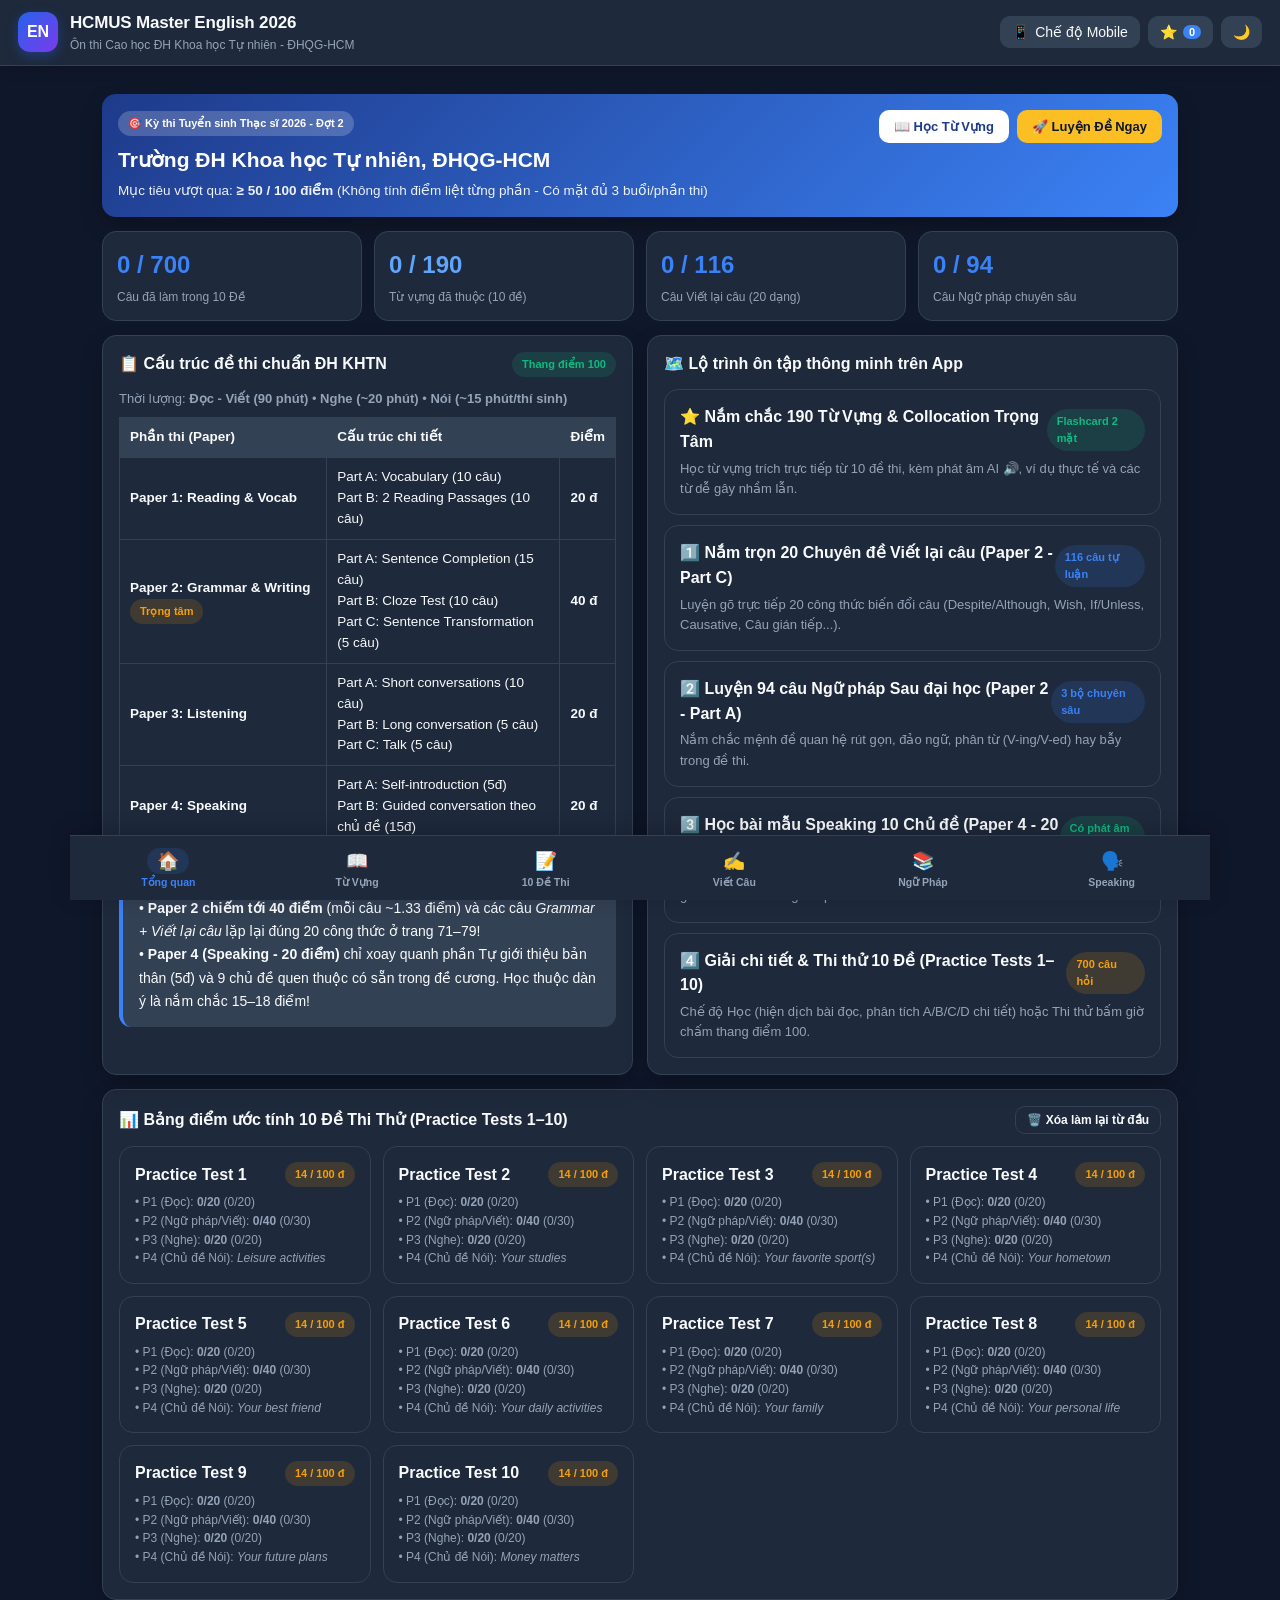
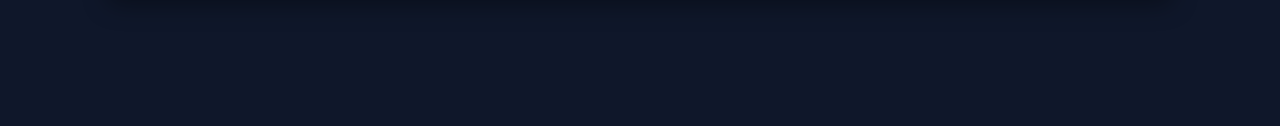
<file: index.html>
<!DOCTYPE html>
<html lang="vi">
<head>
  <meta charset="UTF-8" />
  <meta name="viewport" content="width=device-width, initial-scale=1.0, maximum-scale=1.0, user-scalable=no" />
  <meta name="theme-color" content="#2563eb" />
  <meta name="apple-mobile-web-app-capable" content="yes" />
  <meta name="apple-mobile-web-app-status-bar-style" content="black-translucent" />
  <title>Ôn Thi Tiếng Anh Thạc Sĩ HCMUS 2026 (Đợt 2)</title>
  <link rel="manifest" href="./manifest.json" />
  <link rel="stylesheet" href="./styles.css" />
</head>
<body class="theme-dark">
  <!-- Top App Bar -->
  <header class="app-header">
    <div class="header-left">
      <div class="app-logo">EN</div>
      <div>
        <h1 class="app-title">HCMUS Master English 2026</h1>
        <p class="app-subtitle">Ôn thi Cao học ĐH Khoa học Tự nhiên - ĐHQG-HCM</p>
      </div>
    </div>
    <div class="header-actions">
      <button id="btnViewMode" class="icon-btn" title="Chuyển chế độ Khung Điện Thoại Android / Toàn màn hình">
        📱 <span class="btn-label">Chế độ Mobile</span>
      </button>
      <button id="btnBookmarks" class="icon-btn" title="Sổ tay câu hay sai / Đã lưu">
        ⭐ <span id="bookmarkCount" class="badge">0</span>
      </button>
      <button id="btnTheme" class="icon-btn" title="Đổi giao diện Sáng / Tối">
        🌙
      </button>
    </div>
  </header>

  <!-- Main Shell (supports both Fullscreen and Android Phone Frame mode) -->
  <div id="appShell" class="app-shell">
    <!-- Exam Timer Banner (Active only in Mock Exam mode) -->
    <div id="examTimerBar" class="exam-timer-bar hidden">
      <div class="timer-info">
        <span class="pulse-dot"></span>
        <strong id="examTimerTitle">Thi thử bấm giờ</strong>
        <span id="examClock" class="timer-clock">90:00</span>
      </div>
      <div class="timer-actions">
        <span id="examAnsweredCount" class="timer-progress">0/70 câu</span>
        <button id="btnSubmitExam" class="btn-primary btn-sm">Nộp bài & Chấm điểm</button>
        <button id="btnExitExam" class="btn-outline btn-sm">Thoát</button>
      </div>
    </div>

    <!-- Main Content Container -->
    <main id="mainContent" class="main-content">
      <!-- Dynamic view rendered by app.js -->
    </main>

    <!-- Bottom Navigation Bar (Material 3 / Flutter NavigationBar) -->
    <nav class="bottom-nav">
      <button class="nav-item active" data-tab="dashboard">
        <span class="nav-icon">🏠</span>
        <span class="nav-label">Tổng quan</span>
      </button>
      <button class="nav-item" data-tab="vocab">
        <span class="nav-icon">📖</span>
        <span class="nav-label">Từ Vựng</span>
      </button>
      <button class="nav-item" data-tab="tests">
        <span class="nav-icon">📝</span>
        <span class="nav-label">10 Đề Thi</span>
      </button>
      <button class="nav-item" data-tab="writing">
        <span class="nav-icon">✍️</span>
        <span class="nav-label">Viết Câu</span>
      </button>
      <button class="nav-item" data-tab="grammar">
        <span class="nav-icon">📚</span>
        <span class="nav-label">Ngữ Pháp</span>
      </button>
      <button class="nav-item" data-tab="speaking">
        <span class="nav-icon">🗣️</span>
        <span class="nav-label">Speaking</span>
      </button>
    </nav>
  </div>

  <!-- Modal for Bookmarks / Saved Questions / Score Report -->
  <div id="appModal" class="modal-backdrop hidden">
    <div class="modal-card">
      <div class="modal-header">
        <h3 id="modalTitle">Chi tiết</h3>
        <button id="btnCloseModal" class="icon-btn">✕</button>
      </div>
      <div id="modalBody" class="modal-body"></div>
    </div>
  </div>

  <!-- Data Scripts -->
  <script src="./data/vocabulary_bank.js"></script>
  <script src="./data/tests_1_to_3.js"></script>
  <script src="./data/tests_4_to_6.js"></script>
  <script src="./data/tests_7_to_10.js"></script>
  <script src="./data/grammar_practice.js"></script>
  <script src="./data/writing_practice.js"></script>
  <script src="./data/speaking_topics.js"></script>
  <!-- Main Application Logic -->
  <script src="./app.js"></script>
</body>
</html>
</file>
<file: styles.css>
:root {
  --bg-primary: #0f172a;
  --bg-secondary: #1e293b;
  --bg-card: #1e293b;
  --bg-elevated: #334155;
  --text-primary: #f8fafc;
  --text-secondary: #94a3b8;
  --text-muted: #64748b;
  --accent: #3b82f6;
  --accent-hover: #2563eb;
  --accent-soft: rgba(59, 130, 246, 0.15);
  --success: #10b981;
  --success-soft: rgba(16, 185, 129, 0.15);
  --danger: #ef4444;
  --danger-soft: rgba(239, 68, 68, 0.15);
  --warning: #f59e0b;
  --warning-soft: rgba(245, 158, 11, 0.15);
  --border: #334155;
  --radius-sm: 8px;
  --radius-md: 14px;
  --radius-lg: 20px;
  --shadow: 0 10px 25px -5px rgba(0, 0, 0, 0.35);
}

body.theme-light {
  --bg-primary: #f1f5f9;
  --bg-secondary: #ffffff;
  --bg-card: #ffffff;
  --bg-elevated: #f8fafc;
  --text-primary: #0f172a;
  --text-secondary: #475569;
  --text-muted: #64748b;
  --accent: #2563eb;
  --accent-hover: #1d4ed8;
  --accent-soft: rgba(37, 99, 235, 0.1);
  --success: #059669;
  --success-soft: rgba(5, 150, 105, 0.12);
  --danger: #dc2626;
  --danger-soft: rgba(220, 38, 38, 0.12);
  --warning: #d97706;
  --warning-soft: rgba(217, 119, 6, 0.12);
  --border: #e2e8f0;
  --shadow: 0 6px 20px -4px rgba(15, 23, 42, 0.08);
}

* {
  box-sizing: border-box;
  margin: 0;
  padding: 0;
}

body {
  font-family: 'Segoe UI', -apple-system, BlinkMacSystemFont, Roboto, Helvetica, Arial, sans-serif;
  background-color: var(--bg-primary);
  color: var(--text-primary);
  line-height: 1.55;
  min-height: 100vh;
  display: flex;
  flex-direction: column;
}

/* Header */
.app-header {
  position: sticky;
  top: 0;
  width: 100%;
  z-index: 100;
  background: var(--bg-secondary);
  border-bottom: 1px solid var(--border);
  padding: 10px 18px;
  display: flex;
  align-items: center;
  justify-content: space-between;
  gap: 12px;
  box-shadow: 0 4px 12px rgba(0, 0, 0, 0.15);
}

.header-left {
  display: flex;
  align-items: center;
  gap: 12px;
}

.app-logo {
  width: 40px;
  height: 40px;
  border-radius: 12px;
  background: linear-gradient(135deg, #2563eb, #7c3aed);
  color: #fff;
  font-weight: 800;
  font-size: 16px;
  display: flex;
  align-items: center;
  justify-content: center;
  box-shadow: 0 4px 12px rgba(37, 99, 235, 0.35);
}

.app-title {
  font-size: 17px;
  font-weight: 700;
  letter-spacing: -0.01em;
}

.app-subtitle {
  font-size: 12px;
  color: var(--text-secondary);
}

.header-actions {
  display: flex;
  align-items: center;
  gap: 8px;
}

.icon-btn {
  background: var(--bg-elevated);
  color: var(--text-primary);
  border: 1px solid var(--border);
  border-radius: 10px;
  padding: 7px 11px;
  font-size: 14px;
  cursor: pointer;
  display: inline-flex;
  align-items: center;
  gap: 6px;
  transition: all 0.15s ease;
}

.icon-btn:hover {
  border-color: var(--accent);
  background: var(--accent-soft);
}

.badge {
  background: var(--accent);
  color: #fff;
  font-size: 11px;
  font-weight: 700;
  padding: 1px 6px;
  border-radius: 99px;
}

/* App Shell & Android Phone Frame Mode */
.app-shell {
  flex: 1;
  display: flex;
  flex-direction: column;
  max-width: 1140px;
  width: 100%;
  margin: 0 auto;
  padding: 12px 16px 96px 16px;
  transition: all 0.25s ease;
}

body.mobile-frame-active {
  background: #090d16;
}

body.mobile-frame-active .app-shell {
  max-width: 430px;
  margin: 16px auto 24px;
  border: 8px solid #334155;
  border-radius: 36px;
  background: var(--bg-primary);
  box-shadow: 0 25px 60px rgba(0, 0, 0, 0.65);
  overflow: hidden;
  min-height: 820px;
  max-height: 86vh;
  position: relative;
  padding-bottom: 68px;
}

body.mobile-frame-active .main-content {
  overflow-y: auto;
  flex: 1;
}

body.mobile-frame-active .bottom-nav {
  position: absolute;
  bottom: 0;
  left: 0;
  right: 0;
  max-width: 100%;
  border-radius: 0 0 26px 26px;
}

.main-content {
  padding: 16px;
  flex: 1;
}

/* Bottom Navigation */
.bottom-nav {
  position: fixed;
  bottom: 0;
  left: 50%;
  transform: translateX(-50%);
  width: 100%;
  max-width: 1140px;
  background: var(--bg-secondary);
  border-top: 1px solid var(--border);
  display: grid;
  grid-template-columns: repeat(6, 1fr);
  padding: 6px 4px;
  z-index: 45;
  box-shadow: 0 -4px 20px rgba(0, 0, 0, 0.2);
}

body.mobile-frame-active .bottom-nav {
  left: 0;
  transform: none;
}

.nav-item {
  background: transparent;
  border: none;
  color: var(--text-secondary);
  display: flex;
  flex-direction: column;
  align-items: center;
  justify-content: center;
  padding: 6px 2px;
  border-radius: 12px;
  cursor: pointer;
  transition: all 0.15s ease;
  gap: 2px;
}

.nav-item .nav-icon {
  font-size: 18px;
  padding: 2px 10px;
  border-radius: 99px;
  transition: background 0.2s;
}

.nav-item .nav-label {
  font-size: 10.5px;
  font-weight: 600;
  white-space: nowrap;
}

.nav-item.active {
  color: var(--accent);
}

.nav-item.active .nav-icon {
  background: var(--accent-soft);
}

/* Cards & Grid */
.grid-2 {
  display: grid;
  grid-template-columns: repeat(auto-fit, minmax(290px, 1fr));
  gap: 14px;
}

.grid-3 {
  display: grid;
  grid-template-columns: repeat(auto-fit, minmax(230px, 1fr));
  gap: 12px;
}

.grid-4 {
  display: grid;
  grid-template-columns: repeat(auto-fit, minmax(160px, 1fr));
  gap: 12px;
}

body.mobile-frame-active .grid-2,
body.mobile-frame-active .grid-3 {
  grid-template-columns: 1fr;
}

body.mobile-frame-active .grid-4 {
  grid-template-columns: repeat(2, 1fr);
}

.card {
  background: var(--bg-card);
  border: 1px solid var(--border);
  border-radius: var(--radius-md);
  padding: 16px;
  box-shadow: var(--shadow);
  margin-bottom: 14px;
}

.card-header {
  display: flex;
  align-items: center;
  justify-content: space-between;
  gap: 10px;
  margin-bottom: 12px;
}

.card-title {
  font-size: 16px;
  font-weight: 700;
}

.stat-card {
  background: var(--bg-card);
  border: 1px solid var(--border);
  border-radius: var(--radius-md);
  padding: 14px;
  display: flex;
  flex-direction: column;
  gap: 4px;
}

.stat-value {
  font-size: 24px;
  font-weight: 800;
  color: var(--accent);
}

.stat-label {
  font-size: 12px;
  color: var(--text-secondary);
}

/* Buttons & Chips */
.btn-primary {
  background: var(--accent);
  color: #fff;
  border: none;
  border-radius: 10px;
  padding: 9px 15px;
  font-size: 13px;
  font-weight: 600;
  cursor: pointer;
  display: inline-flex;
  align-items: center;
  justify-content: center;
  gap: 6px;
  transition: background 0.15s;
}

.btn-primary:hover {
  background: var(--accent-hover);
}

.btn-outline {
  background: transparent;
  color: var(--text-primary);
  border: 1px solid var(--border);
  border-radius: 10px;
  padding: 8px 14px;
  font-size: 13px;
  font-weight: 600;
  cursor: pointer;
  display: inline-flex;
  align-items: center;
  justify-content: center;
  gap: 6px;
  transition: all 0.15s;
}

.btn-outline:hover {
  border-color: var(--accent);
  color: var(--accent);
  background: var(--accent-soft);
}

.btn-sm {
  padding: 6px 11px;
  font-size: 12px;
}

.chip {
  display: inline-flex;
  align-items: center;
  gap: 4px;
  padding: 4px 10px;
  border-radius: 99px;
  font-size: 11px;
  font-weight: 600;
  background: var(--accent-soft);
  color: var(--accent);
}

.chip-success {
  background: var(--success-soft);
  color: var(--success);
}

.chip-warning {
  background: var(--warning-soft);
  color: var(--warning);
}

.chip-danger {
  background: var(--danger-soft);
  color: var(--danger);
}

/* Sub-tabs / Filter Pills */
.pill-bar {
  display: flex;
  gap: 6px;
  overflow-x: auto;
  padding-bottom: 4px;
  margin-bottom: 12px;
  scrollbar-width: thin;
}

.pill-bar::-webkit-scrollbar {
  height: 4px;
}

.pill-bar::-webkit-scrollbar-track {
  background: transparent;
}

.pill-bar::-webkit-scrollbar-thumb {
  background: var(--border);
  border-radius: 99px;
}

.pill-btn {
  background: var(--bg-card);
  color: var(--text-secondary);
  border: 1px solid var(--border);
  border-radius: 99px;
  padding: 6px 12px;
  font-size: 12.5px;
  font-weight: 600;
  white-space: nowrap;
  cursor: pointer;
  transition: all 0.15s;
}

.pill-btn.btn-sm {
  padding: 5px 10px;
  font-size: 12px;
}

.pill-btn.active {
  background: var(--accent);
  color: #fff;
  border-color: var(--accent);
}

/* Question Item */
.question-card {
  background: var(--bg-card);
  border: 1px solid var(--border);
  border-radius: var(--radius-md);
  padding: 15px;
  margin-bottom: 12px;
  transition: border-color 0.2s;
}

.question-header {
  display: flex;
  justify-content: space-between;
  align-items: flex-start;
  gap: 10px;
  margin-bottom: 10px;
}

.q-num {
  background: var(--accent-soft);
  color: var(--accent);
  font-weight: 700;
  font-size: 12px;
  padding: 3px 8px;
  border-radius: 6px;
  white-space: nowrap;
}

.q-text {
  font-size: 15px;
  font-weight: 600;
  flex: 1;
}

.options-list {
  display: grid;
  grid-template-columns: repeat(auto-fit, minmax(210px, 1fr));
  gap: 8px;
  margin-top: 8px;
}

body.mobile-frame-active .options-list {
  grid-template-columns: 1fr;
}

.opt-btn {
  background: var(--bg-elevated);
  color: var(--text-primary);
  border: 1px solid var(--border);
  border-radius: 10px;
  padding: 10px 12px;
  text-align: left;
  font-size: 14px;
  cursor: pointer;
  transition: all 0.15s ease;
  display: flex;
  align-items: center;
  justify-content: space-between;
}

.opt-btn:hover {
  border-color: var(--accent);
}

.opt-btn.selected {
  border-color: var(--accent);
  background: var(--accent-soft);
  font-weight: 600;
}

.opt-btn.correct {
  border-color: var(--success);
  background: var(--success-soft);
  color: var(--success);
  font-weight: 700;
}

.opt-btn.wrong {
  border-color: var(--danger);
  background: var(--danger-soft);
  color: var(--danger);
}

/* Explanation Detailed Card */
.explanation-box {
  margin-top: 14px;
  padding: 14px 16px;
  border-radius: 12px;
  background: var(--bg-elevated);
  border-left: 4px solid var(--accent);
  font-size: 14px;
  line-height: 1.65;
  color: var(--text-primary);
}

.exp-section {
  margin-bottom: 10px;
}

.exp-section:last-child {
  margin-bottom: 0;
}

.exp-badge {
  display: inline-block;
  font-size: 11.5px;
  font-weight: 700;
  text-transform: uppercase;
  padding: 2px 8px;
  border-radius: 6px;
  margin-bottom: 4px;
  letter-spacing: 0.5px;
}

.exp-badge-translation {
  background: rgba(59, 130, 246, 0.2);
  color: #60a5fa;
}

.exp-badge-analysis {
  background: rgba(16, 185, 129, 0.2);
  color: #34d399;
}

.exp-badge-takeaway {
  background: rgba(245, 158, 11, 0.2);
  color: #fbbf24;
}

.option-analysis-item {
  padding: 4px 0 4px 10px;
  border-left: 2px solid var(--border);
  margin-left: 4px;
  margin-bottom: 4px;
}

.option-analysis-item.is-correct {
  border-left-color: var(--success);
  color: var(--text-primary);
}

.option-analysis-item.is-wrong {
  border-left-color: var(--danger);
  color: var(--text-secondary);
}

/* Flashcard Component */
.flashcard-wrapper {
  perspective: 1000px;
  margin: 14px auto 0;
  max-width: 580px;
  width: 100%;
  cursor: pointer;
  user-select: none;
}

.flashcard-inner {
  position: relative;
  width: 100%;
  height: 380px;
  min-height: 380px;
  transition: transform 0.5s cubic-bezier(0.4, 0, 0.2, 1);
  transform-style: preserve-3d;
}

.flashcard-inner.is-flipped {
  transform: rotateY(180deg);
}

.flashcard-front,
.flashcard-back {
  position: absolute;
  inset: 0;
  width: 100%;
  height: 100%;
  backface-visibility: hidden;
  -webkit-backface-visibility: hidden;
  border-radius: 18px;
  padding: 18px 22px;
  display: flex;
  flex-direction: column;
  justify-content: space-between;
  border: 1px solid var(--border);
  box-shadow: 0 10px 30px rgba(0, 0, 0, 0.35);
  overflow-y: auto;
  box-sizing: border-box;
}

.flashcard-front {
  background: linear-gradient(145deg, #1e293b, #0f172a);
}

.flashcard-back {
  background: linear-gradient(145deg, #1e3a8a, #0f172a);
  transform: rotateY(180deg);
}

.flashcard-word {
  font-size: 28px;
  font-weight: 800;
  color: #60a5fa;
  letter-spacing: -0.02em;
}

.flashcard-ipa {
  font-size: 15px;
  color: var(--text-secondary);
  font-family: monospace;
  margin-top: 2px;
}

.flashcard-example-box {
  background: rgba(15, 23, 42, 0.55);
  border: 1px dashed var(--border);
  border-radius: 12px;
  padding: 10px 14px;
  text-align: left;
}

.flashcard-meaning {
  font-size: 20px;
  font-weight: 700;
  color: #34d399;
  margin-bottom: 6px;
}

.flashcard-nav {
  display: flex;
  align-items: center;
  justify-content: center;
  flex-wrap: wrap;
  gap: 8px;
  margin: 14px auto 16px;
  max-width: 580px;
  width: 100%;
  position: relative;
  z-index: 5;
}

.flashcard-nav button {
  flex: 1 1 125px;
  min-width: 120px;
  justify-content: center;
}

.vocab-list-item {
  background: var(--bg-card);
  border: 1px solid var(--border);
  border-radius: 12px;
  padding: 14px;
  margin-bottom: 10px;
  transition: border-color 0.15s;
}

.vocab-list-item:hover {
  border-color: var(--accent);
}

/* Passage Box */
.passage-box {
  background: var(--bg-elevated);
  border: 1px solid var(--border);
  border-radius: var(--radius-md);
  padding: 16px;
  margin-bottom: 14px;
  font-size: 14.5px;
  line-height: 1.7;
  white-space: pre-line;
}

.translation-box {
  background: var(--accent-soft);
  border: 1px dashed var(--accent);
  border-radius: var(--radius-sm);
  padding: 12px;
  margin-top: 10px;
  font-size: 13.5px;
  color: var(--text-primary);
  white-space: pre-line;
}

/* Sentence Transformation Input */
.transform-input-group {
  display: flex;
  flex-direction: column;
  gap: 8px;
  margin-top: 10px;
}

.transform-prompt {
  font-size: 13px;
  color: var(--accent);
  font-weight: 600;
}

.transform-input-row {
  display: flex;
  gap: 8px;
  flex-wrap: wrap;
}

.text-input {
  flex: 1;
  min-width: 220px;
  background: var(--bg-primary);
  color: var(--text-primary);
  border: 1px solid var(--border);
  border-radius: 10px;
  padding: 10px 12px;
  font-size: 14px;
}

.text-input:focus {
  outline: none;
  border-color: var(--accent);
}

/* Audio / TTS Player Bar */
.tts-bar {
  background: var(--bg-elevated);
  border: 1px solid var(--border);
  border-radius: 12px;
  padding: 10px 14px;
  margin: 10px 0;
  display: flex;
  align-items: center;
  justify-content: space-between;
  flex-wrap: wrap;
  gap: 8px;
}

/* Exam Timer Bar */
.exam-timer-bar {
  position: sticky;
  top: 61px;
  z-index: 40;
  background: linear-gradient(90deg, #1e3a8a, #3b82f6);
  color: #fff;
  padding: 10px 16px;
  display: flex;
  align-items: center;
  justify-content: space-between;
  flex-wrap: wrap;
  gap: 10px;
}

.timer-info {
  display: flex;
  align-items: center;
  gap: 10px;
}

.timer-clock {
  background: rgba(0, 0, 0, 0.3);
  padding: 4px 10px;
  border-radius: 8px;
  font-family: monospace;
  font-size: 16px;
  font-weight: 700;
}

.pulse-dot {
  width: 10px;
  height: 10px;
  border-radius: 50%;
  background: #34d399;
  box-shadow: 0 0 8px #34d399;
}

/* Table */
.structure-table {
  width: 100%;
  border-collapse: collapse;
  font-size: 13.5px;
  margin-top: 8px;
}

.structure-table th,
.structure-table td {
  border: 1px solid var(--border);
  padding: 9px 10px;
  text-align: left;
}

.structure-table th {
  background: var(--bg-elevated);
  font-weight: 700;
}

/* Modal */
.modal-backdrop {
  position: fixed;
  inset: 0;
  background: rgba(0, 0, 0, 0.7);
  z-index: 100;
  display: flex;
  align-items: center;
  justify-content: center;
  padding: 16px;
}

.modal-card {
  background: var(--bg-secondary);
  border: 1px solid var(--border);
  border-radius: var(--radius-lg);
  max-width: 680px;
  width: 100%;
  max-height: 85vh;
  display: flex;
  flex-direction: column;
  box-shadow: var(--shadow);
}

.modal-header {
  padding: 14px 18px;
  border-bottom: 1px solid var(--border);
  display: flex;
  align-items: center;
  justify-content: space-between;
}

.modal-body {
  padding: 18px;
  overflow-y: auto;
}

.hidden {
  display: none !important;
}

@media (max-width: 640px) {
  .btn-label {
    display: none;
  }
  .app-subtitle {
    display: none;
  }
}
</file>
